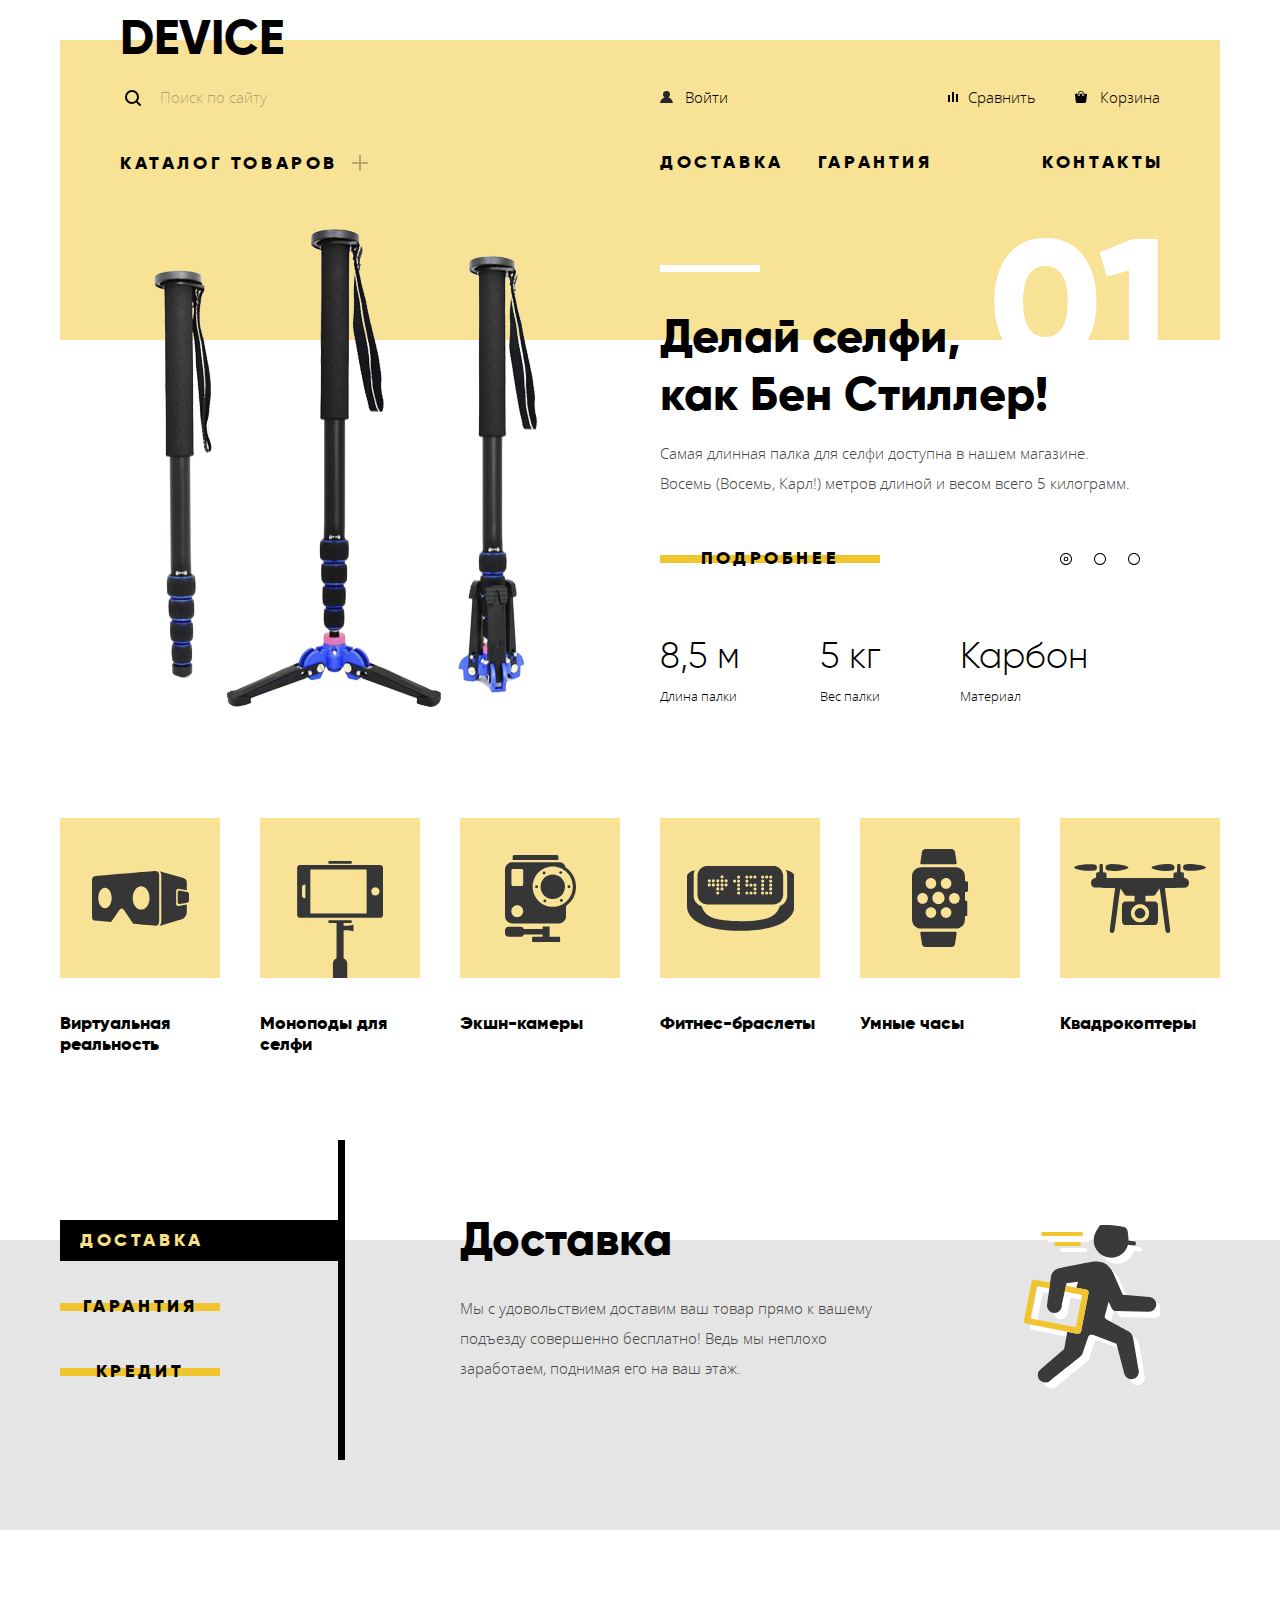
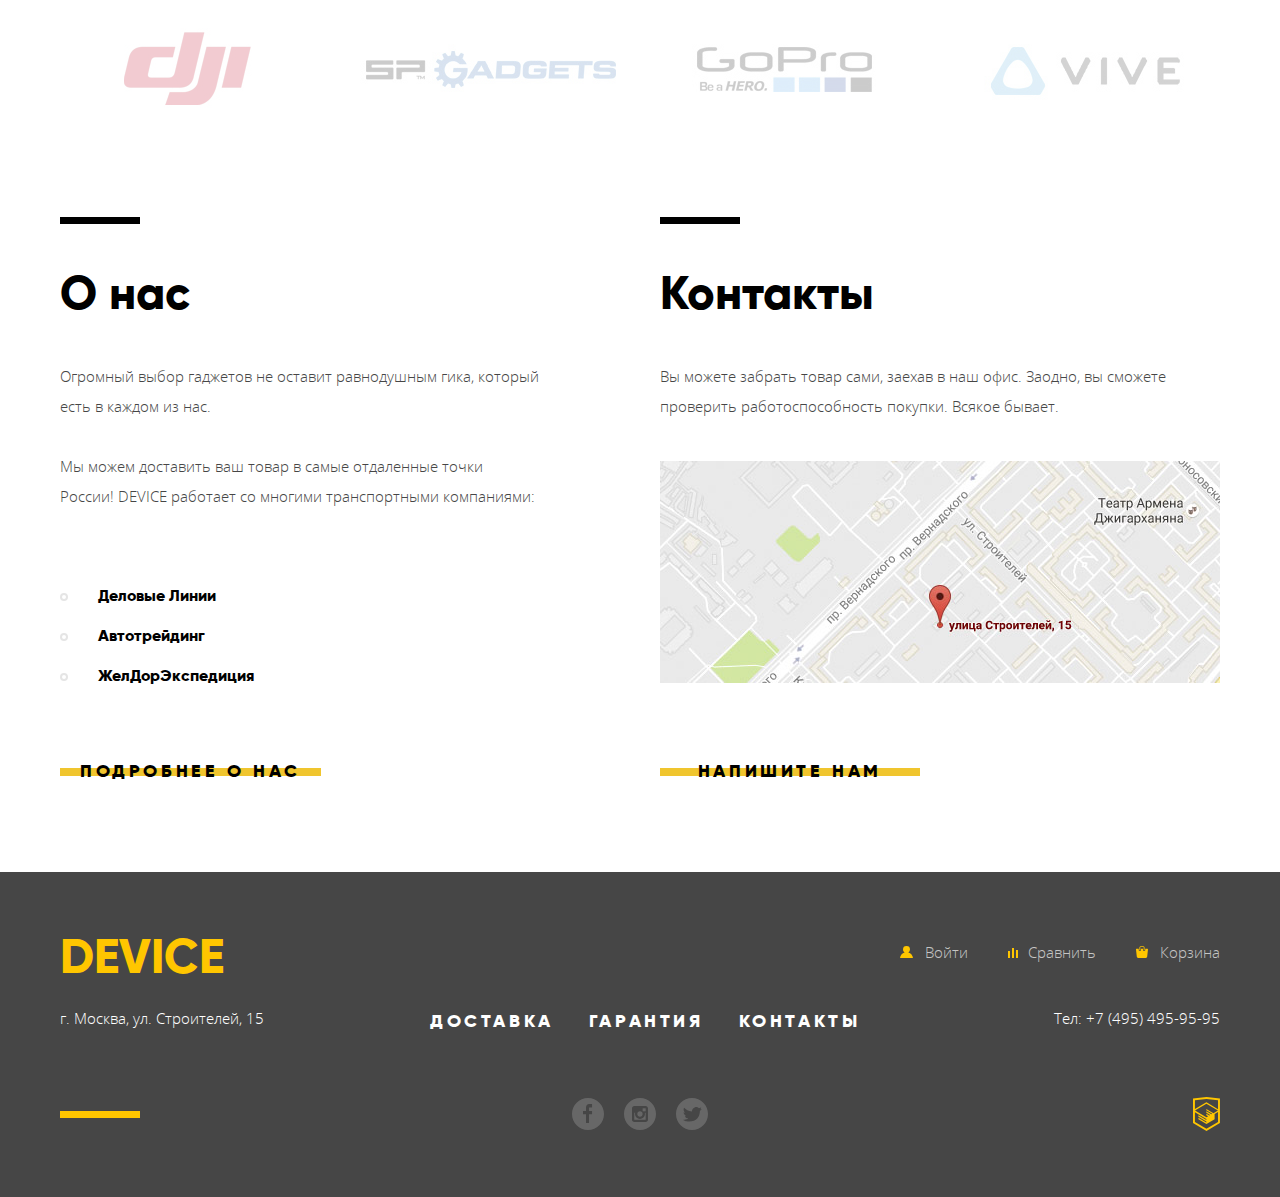
<file: index.html>
<!DOCTYPE html>
<html lang="ru">
  <head>
    <meta charset="utf-8">
    <title>Девайс</title>
    <link href="css/normalize.min.css" rel="stylesheet">
    <link href="css/style.min.css" rel="stylesheet">
  </head>
	<body>
		<header class="main-header container">
			<a class="logo text-style" title="Логотип Девайс">Device</a>
			<nav class="navigation">
				<ul class="user-navigation list-unstyled flex-block">
					<li class="form-wrapper">
						<form class="form" action="https://echo.htmlacademy.ru" method="get">
							<input class="form-field" type="search" name="search" placeholder="Поиск по сайту">
							<button class="button-search" type="submit" tabindex="-1">Найти</button>              
						</form>
					</li>
					<li class="login-wrapper">
						<a class="link-navigation link-login" href="login.html">Войти</a>
					</li>
					<li class="link-wrapper">
						<a class="link-navigation link-compare" href="#">Сравнить</a>
						<a class="link-navigation link-cart" href="cart.html">Корзина</a>
					</li>
				</ul>
				<ul class="site-navigation list-unstyled flex-block">
					<li class="catalog-wrapper">
            <div class="catalog-hover">
              <a class="link link-open text-style" href="catalog.html">Каталог товаров</a>
              <div class="navigation-list">
                <div class="navigation-list-wrapper flex-block">
                  <ul class="list-unstyled">
                    <li><a href="product-list.html">Виртуальная реальность</a></li>
                    <li><a href="product-list.html">Моноподы для селфи</a></li>
                    <li><a href="product-list.html">Экшн-камеры</a></li>
                  </ul>
                  <ul class="list-unstyled">
                    <li><a href="product-list.html">Фитнес-браслеты</a></li>
                    <li><a href="product-list.html">Умные часы</a></li>
                  </ul>
                  <ul class="list-unstyled">
                    <li><a href="product-list.html">Квадрокоптеры</a></li>
                  </ul>
                </div>
              </div>
            </div>
					</li>
					<li class="menu-item-wrapper">
            <a class="link text-style" href="delivery.html">Доставка</a>
            <a class="link text-style" href="guarantee.html">Гарантия</a>
          </li>
					<li class="contacts-wrapper"><a class="link text-style" href="contacts.html">Контакты</a></li>
				</ul>
			</nav>
		</header>
		<main class="main-content">
			<h1 class="visually-hidden">Девайс</h1>
			<section class="slider container">
				<h2 class="visually-hidden">Популярные товары</h2>
				<ul class="slider-items list-unstyled">
					<li class="flex-block main-item-1 active">
						<figure class="item-image">
							<img src="img/best-product-1.png" width="384" height="485" alt="Палка для селфи">
						</figure>
						<div class="item-description">
							<span class="item-number text-style">01</span>
							<h3 class="caption text-style">Делай селфи,<br>как Бен Стиллер!</h3>
							<p>Самая длинная палка для селфи доступна в нашем магазине.<br>Восемь (Восемь, Карл!) метров длиной и весом всего 5 килограмм.</p>
							<a class="button text-style" href="product-page.html">Подробнее</a>
              <div class="table-respons">
                <table class="table">
                  <thead>
                    <tr>
                      <th>8,5 м</th>
                      <th>5 кг</th>
                      <th>Карбон</th>
                    </tr>
                  </thead>
                  <tbody>
                    <tr>
                      <td>Длина палки</td>
                      <td>Вес палки</td>
                      <td>Материал</td>
                    </tr>
                  </tbody>
                </table>
              </div>
            </div>
					</li>
					<li class="flex-block main-item-2">
						<figure class="item-image">
							<img src="img/best-product-2.png" width="345" height="485" alt="Мотивирующий фитнес-браслеты">
						</figure>
						<div class="item-description">
							<span class="item-number text-style">02</span>
							<h3 class="caption text-style">Худеем<br>правильно!</h3>
							<p>Мотивирующие фитнес-браслеты помогут найти в себе силы не пропускать занятия и соблюдать диету.</p>
							<a class="button text-style" href="product-page.html">Подробнее</a>
              <div class="table-respons">
                <table class="table">
                  <thead>
                    <tr>
                      <th>48 часов</th>
                    </tr>
                  </thead>
                  <tbody>
                    <tr>
                      <td>Без подзарядки</td>
                    </tr>
                  </tbody>
                </table>
              </div>
						</div>
					</li>
					<li class="flex-block main-item-3">
						<figure class="item-image">
							<img src="img/best-product-3.png" width="526" height="485" alt="Квадрокоптер">
						</figure>
						<div class="item-description">
							<span class="item-number text-style">03</span>
							<h3 class="caption text-style">Порхает как бабочка, жалит как пчела</h3>
							<p>Этот обычный, на первый взгляд, квадрокоптер оснащен мощным лазером, замаскированным под стандартную камеру.</p>
							<a class="button text-style" href="product-page.html">Подробнее</a>
              <div class="table-respons">
                <table class="table">
                  <thead>
                    <tr>
                      <th>800 м</th>
                      <th>50 м</th>
                    </tr>
                  </thead>
                  <tbody>
                    <tr>
                      <td>Дальность полета</td>
                      <td>Радиус поражения</td>
                    </tr>
                  </tbody>
                </table>
              </div>
						</div>
					</li>
				</ul>
				<div class="slider-switch">
					<button class="button-switch text-style active" type="button" data-item=".main-item-1">
            <span class="visually-hidden">Слайд 1</span>
          </button>
					<button class="button-switch text-style" type="button" data-item=".main-item-2">
            <span class="visually-hidden">Слайд 2</span>
          </button>
					<button class="button-switch text-style" type="button" data-item=".main-item-3">
            <span class="visually-hidden">Слайд 3</span>
          </button>
				</div>
			</section>
			<section class="products container">
				<h2 class="visually-hidden">Каталог товаров</h2>
				<ul class="product-list list-unstyled flex-block">
					<li><a class="product-virtual text-style" href="product-list.html">Виртуальная реальность</a></li>
					<li><a class="product-monopod text-style" href="product-list.html">Моноподы для селфи</a></li>
					<li><a class="product-camera text-style" href="product-list.html">Экшн-камеры</a></li>
					<li><a class="product-bracelet text-style" href="product-list.html">Фитнес-браслеты</a></li>
					<li><a class="product-clock text-style" href="product-list.html">Умные часы</a></li>
					<li><a class="product-radio text-style" href="product-list.html">Квадрокоптеры</a></li>
				</ul>
			</section>
			<section class="services">
				<h2 class="visually-hidden">Услуги</h2>
        <div class="container">
          <ul class="services-header list-unstyled">
            <li><a class="button text-style active" href="#" data-item=".services-delivery">Доставка</a></li>
            <li><a class="button text-style" href="#" data-item=".services-guarantee">Гарантия</a></li>
            <li><a class="button text-style" href="#" data-item=".services-credit">Кредит</a></li>
          </ul>
          <div class="services-body">
            <div class="services-description services-delivery active">
              <h3 class="caption text-style">Доставка</h3>
              <p>Мы с удовольствием доставим ваш товар прямо к вашему подъезду совершенно бесплатно! Ведь мы неплохо заработаем, поднимая его на ваш этаж.</p>
            </div>
            <div class="services-description services-guarantee">
              <h3 class="caption text-style">Гарантия</h3>
              <p>Если из-за возгорания купленного у нас товара у вас сгорит дом — не переживайте, мы выдадим вам новый. Товар, не дом, конечно же.</p>
            </div>
            <div class="services-description services-credit">
              <h3 class="caption text-style">Кредит</h3>
              <p>Залезть в долговую яму стало проще! Кредитные консультанты подберут для вас наиболее выгодные условия кредита. Выгодные для нашего банка, разумеется.</p>
            </div>
          </div>
        </div>
			</section>
			<section class="partners container">
				<h2 class="visually-hidden">Партнёры</h2>
				<ul class="partners-list list-unstyled flex-block">
					<li>
						<a href="#">
							<img src="img/partner-1.jpg" width="260" height="100" alt="Партнёр 1">
						</a>
					</li>
					<li>
						<a href="#">
							<img src="img/partner-2.jpg" width="260" height="100" alt="Партнёр 2">
						</a>
					</li>
					<li>
						<a href="#">
							<img src="img/partner-3.jpg" width="260" height="100" alt="Партнёр 3">
						</a>
					</li>
					<li>
						<a href="#">
							<img src="img/partner-4.jpg" width="260" height="100" alt="Партнёр 4">
						</a>
					</li>
				</ul>
			</section>
      <div class="about-company-wrapper container">
        <section class="about-us">
          <h2 class="caption text-style">О нас</h2>
          <p>Огромный выбор гаджетов не оставит равнодушным гика, который есть в каждом из нас.</p>
          <p>Мы можем доставить ваш товар в самые отдаленные точки России! DEVICE работает со многими транспортными компаниями:</p>
          <ul class="company-list text-style list-unstyled">
            <li>Деловые Линии</li>
            <li>Автотрейдинг</li>
            <li>ЖелДорЭкспедиция</li>
          </ul>
          <a class="button text-style" href="about-us.html">Подробнее о нас</a>
        </section>
        <section class="contacts">
          <h2 class="caption text-style">Контакты</h2>
          <p>Вы можете забрать товар сами, заехав в наш офис. Заодно, вы сможете проверить работоспособность покупки. Всякое бывает.</p>
          <a class="map-image" href="https://goo.gl/maps/5tMrnHHEjsH2" data-target=".modal-map" target="_blank">
            <img src="img/map.jpg" width="560" height="222" alt="Карта проезда">
          </a>
          <a class="button text-style" href="modal-message.html" data-target=".modal-message">Напишите нам</a>
        </section>
      </div>
		</main>
		<footer class="main-footer">
      <div class="container">
        <div class="footer-user-navigation flex-block">
          <a class="logo text-style" title="Логотип Девайс">Device</a>
          <ul class="user-navigation flex-block list-unstyled">
            <li>
              <a class="link-navigation link-login" href="login.html">Войти</a>
            </li>
            <li>
              <a class="link-navigation link-compare" href="#">Сравнить</a>
            </li>
            <li>
              <a class="link-navigation link-cart" href="cart.html">Корзина</a>
            </li>
          </ul>
        </div>
        <div class="footer-contacts flex-block">
          <p class="address">г. Москва, ул. Строителей, 15</p>
          <ul class="site-navigation list-unstyled flex-block">
            <li><a class="link text-style" href="delivery.html">Доставка</a></li>
            <li><a class="link text-style" href="guarantee.html">Гарантия</a></li>
            <li><a class="link text-style" href="contacts.html">Контакты</a></li>
          </ul>
          <p class="phone">
            <a href="tel:+74954959595">Тел: +7 (495) 495-95-95</a>
          </p>
        </div>
        <div class="footer-social flex-block">
          <hr class="hr-style">
          <ul class="list-unstyled">
            <li>
              <a class="social facebook" href="#" target="_blank">
                <span class="visually-hidden">Фейсбук</span>
              </a>
            </li>
            <li>
              <a class="social instagram" href="#" target="_blank">
                <span class="visually-hidden">Инстаграм</span>
              </a>
            </li>
            <li>
              <a class="social twitter" href="#" target="_blank">
                <span class="visually-hidden">Твиттер</span>
              </a>
            </li>
          </ul>
          <a class="copyright" href="https://htmlacademy.ru/intensive/htmlcss" target="_blank">
            <span class="visually-hidden">HTML Academy</span>
          </a>
        </div>
      </div>
		</footer>

		<!-- Модальные окна -->
		<div class="modal modal-message" tabindex="-1">
      <div class="modal-wrapper">
        <h2 class="visually-hidden">Обратная связь</h2>
        <form class="message-form" action="https://echo.htmlacademy.ru" method="post">
          <div class="flex-block">
            <p>
              <label class="text-style" for="name">Ваше имя:</label>
              <input class="form-field" id="name" type="text" name="name" placeholder="Представьтесь, пожалуйста">
            </p>
            <p>
              <label class="text-style" for="email">Ваш e-mail:</label>
              <input class="form-field" id="email" type="email" name="email" placeholder="Для отправки ответа">
            </p>
            <p>
              <label class="text-style" for="message">Текст письма:</label>
              <textarea class="form-field" id="message" rows="6" name="message" placeholder="В свободной форме"></textarea>
            </p>
          </div>
          <button class="button text-style" type="submit">Отправить</button>
        </form>
        <button class="button-close" type="button">
          <span class="visually-hidden">Закрыть</span>
        </button>
      </div>
		</div>
		<div class="modal modal-map" tabindex="-1">
      <div class="modal-wrapper">
        <h2 class="visually-hidden">Как до нас добраться</h2>
        <iframe src="https://www.google.com/maps/embed?pb=!1m18!1m12!1m3!1d2249.1123749473245!2d37.52742931549172!3d55.68703400453055!2m3!1f0!2f0!3f0!3m2!1i1024!2i768!4f13.1!3m3!1m2!1s0x46b54cf65f5c8955%3A0x694710ccd55501e!2z0YPQuy4g0KHRgtGA0L7QuNGC0LXQu9C10LksIDE1LCDQnNC-0YHQutCy0LAsIDExOTMxMQ!5e0!3m2!1sru!2sru!4v1504809240638" width="960" height="560" allowfullscreen></iframe>
        <button class="button-close" type="button">
          <span class="visually-hidden">Закрыть</span>
        </button>
      </div>
		</div>
    <script src="js/script.min.js"></script>    
	</body>
</html>
</file>
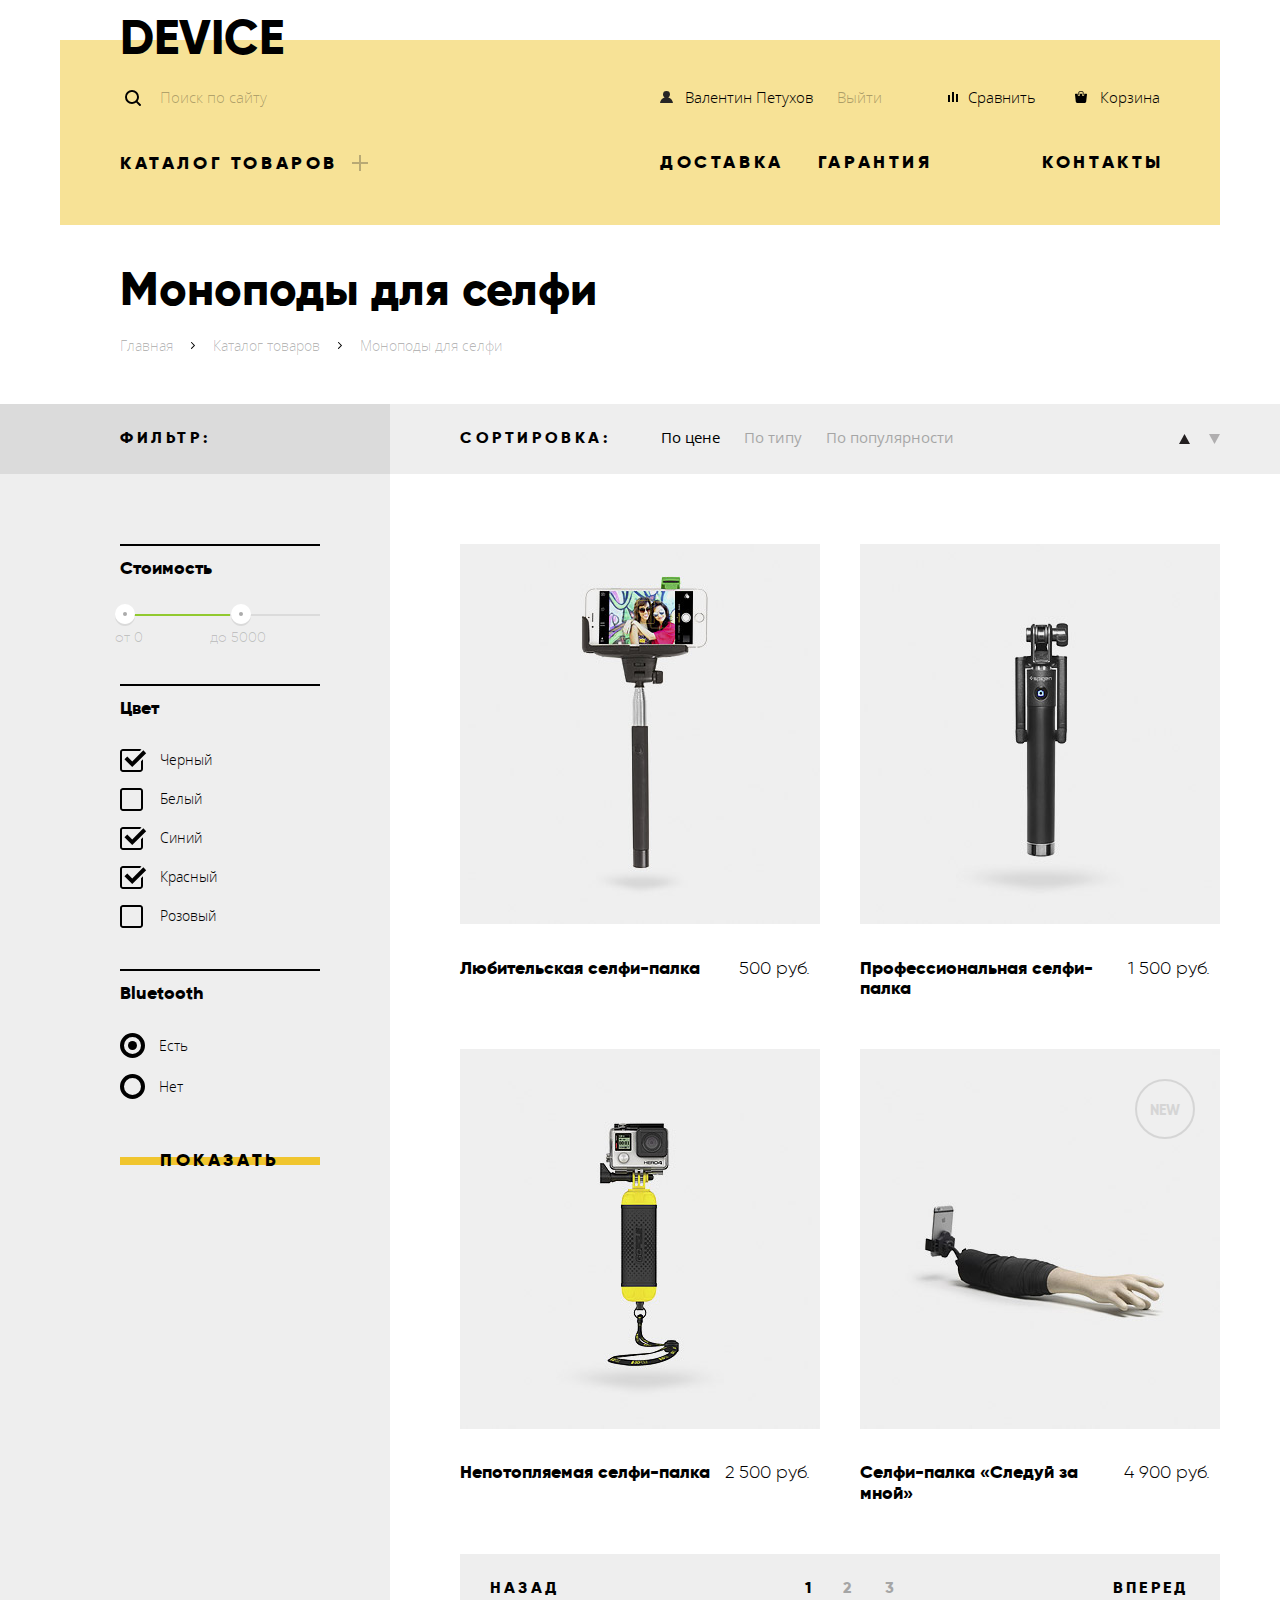
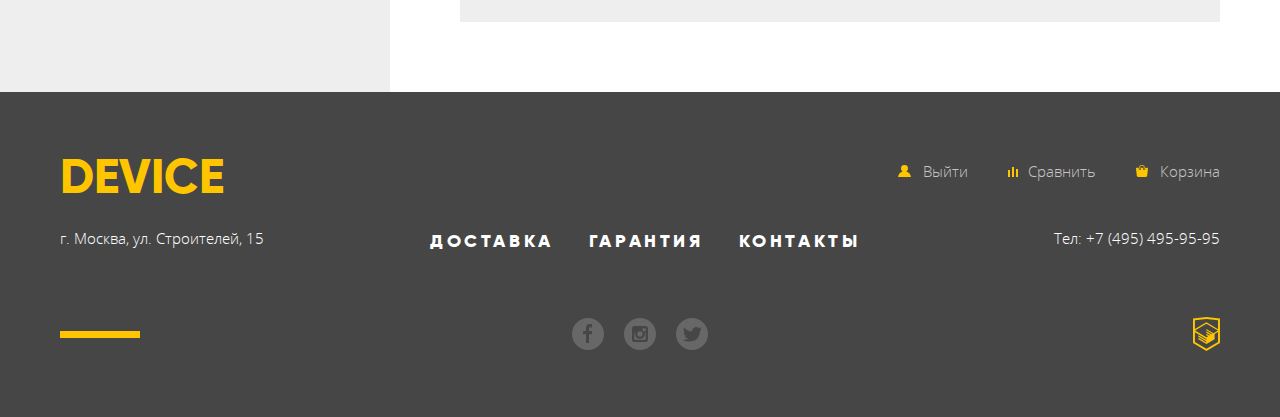
<file: catalog.html>
<!DOCTYPE html>
<html lang="ru">
  <head>
    <meta charset="utf-8">
    <title>Девайс. Каталог товаров</title>
    <link href="css/normalize.min.css" rel="stylesheet">
    <link href="css/style.min.css" rel="stylesheet">
  </head>
	<body>
		<header class="main-header container">
			<a class="logo text-style" title="Логотип Девайс" href="index.html">Device</a>
			<nav class="navigation">
				<ul class="user-navigation list-unstyled flex-block">
					<li class="form-wrapper">
						<form class="form" action="https://echo.htmlacademy.ru" method="get">
							<input class="form-field" type="search" name="search" placeholder="Поиск по сайту">
							<button class="button-search" type="submit" tabindex="-1">Найти</button>              
						</form>
					</li>
					<li class="login-wrapper">
						<a class="link-navigation link-login" href="personal.html">Валентин Петухов</a> 
            <a class="link-output" href="#">Выйти</a>
					</li>
					<li class="link-wrapper">
						<a class="link-navigation link-compare" href="#">Сравнить</a>
						<a class="link-navigation link-cart" href="cart.html">Корзина</a>
					</li>
				</ul>
				<ul class="site-navigation list-unstyled flex-block">
					<li class="catalog-wrapper">
            <div class="catalog-hover">
              <a class="link link-open text-style" href="catalog.html">Каталог товаров</a>
              <div class="navigation-list">
                <div class="navigation-list-wrapper flex-block">
                  <ul class="list-unstyled">
                    <li><a href="product-list.html">Виртуальная реальность</a></li>
                    <li><a href="product-list.html">Моноподы для селфи</a></li>
                    <li><a href="product-list.html">Экшн-камеры</a></li>
                  </ul>
                  <ul class="list-unstyled">
                    <li><a href="product-list.html">Фитнес-браслеты</a></li>
                    <li><a href="product-list.html">Умные часы</a></li>
                  </ul>
                  <ul class="list-unstyled">
                    <li><a href="product-list.html">Квадрокоптеры</a></li>
                  </ul>
                </div>
              </div>
            </div>
					</li>
					<li class="menu-item-wrapper">
            <a class="link text-style" href="delivery.html">Доставка</a>
            <a class="link text-style" href="guarantee.html">Гарантия</a>
          </li>
					<li class="contacts-wrapper"><a class="link text-style" href="contacts.html">Контакты</a></li>
				</ul>
			</nav>
		</header>
		<main class="main-content">
      <div class="container">
        <div class="head-main-content">
          <h1 class="caption text-style">Моноподы для селфи</h1>
          <ul class="breadcrumbs flex-block list-unstyled">
            <li>
              <a href="index.html">Главная</a>
            </li>
            <li>
              <a href="catalog.html">Каталог товаров</a>
            </li>
            <li class="active">Моноподы для селфи</li>
          </ul>
        </div>
      </div>
      <div class="element-wrapper">
        <div class="container flex-block">
          <section class="filters">
            <div class="filters-header">
              <h2 class="caption-sm text-style">Фильтр:</h2>
            </div>
            <form class="form" method="get" action="https://echo.htmlacademy.ru">
              <fieldset>
                <legend class="text-style">Стоимость</legend>
                <div class="interval-slider">
                  <div class="range">
                    <div class="range-active"></div>
                  </div>
                  <div class="range-group range-group-left">
                    <label for="range-left">
                      <span class="visually-hidden">Левая кнопка ползунка</span>
                    </label>
                    <div class="form-field-wrapper">
                      от <input id="range-left" type="text" name="range-left" value="0">
                    </div>
                  </div>
                  <div class="range-group range-group-right">
                    <label for="range-right">
                       <span class="visually-hidden">Правая кнопка ползунка</span>
                    </label>
                    <div class="form-field-wrapper">
                      до <input id="range-right" type="text" name="range-right" value="5000">
                    </div>
                  </div>
                </div>
              </fieldset>
              <fieldset>
                <legend class="text-style">Цвет</legend>
                <ul class="list-unstyled">
                  <li class="filter-option">
                    <input class="filter-input-checkbox visually-hidden" id="color-black" type="checkbox" name="color-black" checked>
                    <label for="color-black">Черный</label>
                  </li>
                  <li class="filter-option">
                    <input class="filter-input-checkbox visually-hidden" id="color-white" type="checkbox" name="color-white">
                    <label for="color-white">Белый</label>
                  </li>
                  <li class="filter-option">
                    <input class="filter-input-checkbox visually-hidden" id="color-blue" type="checkbox" name="color-blue" checked>
                    <label for="color-blue">Синий</label>
                  </li>
                  <li class="filter-option">
                    <input class="filter-input-checkbox visually-hidden" id="color-red" type="checkbox" name="color-red" checked>
                    <label for="color-red">Красный</label>
                  </li>
                  <li class="filter-option">
                    <input class="filter-input-checkbox visually-hidden" id="color-pink" type="checkbox" name="color-pink">
                    <label for="color-pink">Розовый</label>
                  </li>
                </ul>
              </fieldset>
              <fieldset>
                <legend class="text-style">Bluetooth</legend>
                <ul class="list-unstyled">
                  <li class="filter-option">
                    <input class="filter-input-radio visually-hidden" id="product-available" type="radio" name="product-group" value="available" checked>
                    <label for="product-available">Есть</label>
                  </li>
                  <li class="filter-option">
                    <input class="filter-input-radio visually-hidden" id="product-unavailable" type="radio" name="product-group" value="unavailable">
                    <label for="product-unavailable">Нет</label>
                  </li>
                </ul>
              </fieldset>
              <button class="button text-style" type="submit">Показать</button>
            </form>
          </section>
          <div class="content-wrapper">
            <section class="sorting">
              <h2 class="caption-sm text-style">Сортировка:</h2>
              <ul class="sorting-list list-unstyled flex-block">
                <li>
                  <a class="active" href="#">По цене</a>
                  <a href="#">По типу</a>
                  <a href="#">По популярности</a>
                </li>
                <li>
                  <a class="control control-ascending active" href="#">
                    <span class="visually-hidden">По возрастанию</span>
                  </a>
                  <a class="control control-descending" href="#">
                    <span class="visually-hidden">По убыванию</span>
                  </a>
                </li>
              </ul>
            </section>
            <section class="catalog">
              <h2 class="visually-hidden">Список товаров</h2>
              <div class="catalog-list flex-block">
                <article class="catalog-item">
                  <figure class="item-image">
                    <img src="img/product-1.jpg" width="360" height="380" alt="Любительская селфи-палка">
                    <div class="item-hover">
                      <p>
                        <a class="button text-style" href="cart.html">В корзину</a>
                      </p>
                      <p>
                        <a class="add-compare" href="#">Добавить к сравнению</a>
                      </p>
                    </div>
                  </figure>
                  <h3 class="text-style flex-block">
                    <a class="item-title" href="product-page.html">Любительская селфи-палка</a>
                    <span class="item-price">500 руб.</span>
                  </h3>
                </article>
                <article class="catalog-item">
                  <figure class="item-image">
                    <img src="img/product-2.jpg" width="360" height="380" alt="Профессиональная селфи-палка">
                    <div class="item-hover">
                      <p>
                        <a class="button text-style" href="cart.html">В корзину</a>
                      </p>
                      <p>
                        <a class="add-compare" href="#">Добавить к сравнению</a>
                      </p>
                    </div>                  
                  </figure>
                  <h3 class="text-style flex-block">
                    <a class="item-title" href="product-page.html">Профессиональная селфи-палка</a>
                    <span class="item-price">1 500 руб.</span>
                  </h3>
                </article>
                <article class="catalog-item">
                  <figure class="item-image">
                    <img src="img/product-3.jpg" width="360" height="380" alt="Непотопляемая селфи-палка">
                    <div class="item-hover">
                      <p>
                        <a class="button text-style" href="cart.html">В корзину</a>
                      </p>
                      <p>
                        <a class="add-compare" href="#">Добавить к сравнению</a>
                      </p>
                    </div>                  
                  </figure>
                  <h3 class="text-style flex-block">
                    <a class="item-title" href="product-page.html">Непотопляемая селфи-палка</a>
                    <span class="item-price">2 500 руб.</span>
                  </h3>
                </article>
                <article class="catalog-item catalog-item-new">
                  <figure class="item-image">
                    <img src="img/product-4.jpg" width="360" height="380" alt="Селфи-палка «Следуй за мной»">
                    <div class="item-hover">
                      <p>
                        <a class="button text-style" href="cart.html">В корзину</a>
                      </p>
                      <p>
                        <a class="add-compare" href="#">Добавить к сравнению</a>
                      </p>
                    </div>                  
                  </figure>
                  <h3 class="text-style flex-block">
                    <a class="item-title" href="product-page.html">Селфи-палка «Следуй за мной»</a>
                    <span class="item-price">4 900 руб.</span>
                  </h3>
                </article>
              </div>
              <ul class="pagination-list list-unstyled flex-block">
                <li>
                  <a class="pagination-item text-style" href="#">Назад</a>
                </li>
                <li class="number-wrapper">
                  <a class="text-style active">1</a>
                  <a class="text-style" href="#">2</a>
                  <a class="text-style" href="#">3</a>
                </li>
                <li>
                  <a class="pagination-item text-style" href="#">Вперед</a>
                </li>
              </ul>
            </section>
          </div>
        </div>
      </div>
		</main>
		<footer class="main-footer">
      <div class="container">
        <div class="footer-user-navigation flex-block">
          <a class="logo text-style" title="Логотип Девайс" href="index.html">Device</a>
          <ul class="user-navigation flex-block list-unstyled">
            <li>
              <a class="link-navigation link-login" href="#">Выйти</a>
            </li>
            <li>
              <a class="link-navigation link-compare" href="#">Сравнить</a>
            </li>
            <li>
              <a class="link-navigation link-cart" href="cart.html">Корзина</a>
            </li>
          </ul>
        </div>
        <div class="footer-contacts flex-block">
          <p class="address">г. Москва, ул. Строителей, 15</p>
          <ul class="site-navigation list-unstyled flex-block">
            <li><a class="link text-style" href="delivery.html">Доставка</a></li>
            <li><a class="link text-style" href="guarantee.html">Гарантия</a></li>
            <li><a class="link text-style" href="contacts.html">Контакты</a></li>
          </ul>
          <p class="phone">
            <a href="tel:+74954959595">Тел: +7 (495) 495-95-95</a>
          </p>
        </div>
        <div class="footer-social flex-block">
          <hr class="hr-style">
          <ul class="list-unstyled">
            <li>
              <a class="social facebook" href="#" target="_blank">
                <span class="visually-hidden">Фейсбук</span>
              </a>
            </li>
            <li>
              <a class="social instagram" href="#" target="_blank">
                <span class="visually-hidden">Инстаграм</span>
              </a>
            </li>
            <li>
              <a class="social twitter" href="#" target="_blank">
                <span class="visually-hidden">Твиттер</span>
              </a>
            </li>
          </ul>
          <a class="copyright" href="https://htmlacademy.ru/intensive/htmlcss" target="_blank">
            <span class="visually-hidden">HTML Academy</span>
          </a>
        </div>
      </div>
		</footer>
    <script src="js/script.min.js"></script>
	</body>
</html>
</file>
<file: css/style.min.css>
@font-face{font-family:"Open Sans";src:url("../fonts/opensanslight.woff2") format("woff2"),url("../fonts/opensanslight.woff") format("woff");font-style:normal;font-weight:300}@font-face{font-family:"Open Sans";src:url("../fonts/opensans.woff2") format("woff2"),url("../fonts/opensans.woff") format("woff");font-style:normal;font-weight:400}@font-face{font-family:"Gilroy";src:url("../fonts/gilroylight.woff2") format("woff2"),url("../fonts/gilroylight.woff") format("woff");font-style:normal;font-weight:300}@font-face{font-family:"Gilroy";src:url("../fonts/gilroyextrabold.woff2") format("woff2"),url("../fonts/gilroyextrabold.woff") format("woff");font-style:normal;font-weight:800}*,*::before,*::after{-webkit-box-sizing:inherit;box-sizing:inherit}html{-webkit-box-sizing:border-box;box-sizing:border-box}body{margin:0;padding:0;min-width:1200px;font-size:15px;color:#464646;font-weight:300;font-family:"Open Sans",Helvetica,Arial,sans-serif}a{text-decoration:none}img{max-width:100%}.container{width:1200px;margin:0 auto;padding:0 20px}.flex-block{display:-webkit-box;display:-ms-flexbox;display:flex;-ms-flex-wrap:wrap;flex-wrap:wrap}.list-unstyled{list-style:none;padding:0;margin:0}.visually-hidden:not(:focus):not(:active),.visually-hidden{position:absolute;width:1px;height:1px;margin:-1px;border:0;padding:0;white-space:nowrap;-webkit-clip-path:inset(100%);clip-path:inset(100%);clip:rect(0 0 0 0);overflow:hidden}.text-style{color:#000;font-weight:800;font-family:"Gilroy",Helvetica,Arial,sans-serif}.caption{font-size:47px;line-height:normal}.caption-sm{margin:0;font-size:16px;letter-spacing:3.6px;text-transform:uppercase}.form-field{font:inherit;color:#000}.form-field:not(textarea){height:50px}textarea.form-field{resize:none}.form-field:focus{outline:0}.button{position:relative;z-index:1;display:inline-block;padding:10px 20px;font-size:18px;text-align:center;letter-spacing:3.6px;vertical-align:middle;background-color:transparent;text-transform:uppercase;border:0;cursor:pointer}.button.active{background-color:red}.button::before{content:"";position:absolute;left:0;right:0;top:17px;z-index:-1;height:8px;background-color:#f0c52e}.button:hover::before{top:0;bottom:0;height:auto}.button:active{color:rgba(0,0,0,0.3)}.hr-style{margin:0;border:0;width:80px;height:7px;background-color:#ffc600}.main-header .logo{display:block;width:165px;margin:0 0 -25px 60px;padding-top:10px}.logo{font-size:48px;text-transform:uppercase}.logo:not([href]){cursor:default}.logo:hover{opacity:.6}.logo:active{opacity:.3}.navigation{padding:30px 60px;min-height:185px;background-color:#f7e296}.navigation .flex-block{-webkit-box-align:baseline;-ms-flex-align:baseline;align-items:baseline}.navigation li{margin:0 10px}.navigation a{color:#000}.navigation a:hover{opacity:.6}.navigation a:active{opacity:.3}.main-header .user-navigation{margin:0 -10px 30px}.user-navigation{line-height:2.4}.user-navigation .form-wrapper{min-width:520px}.user-navigation .login-wrapper{min-width:260px}.user-navigation .link-wrapper{width:220px;text-align:right}.link-wrapper a:not(:first-child){margin-left:35px}.user-navigation .link-output{margin-left:20px;opacity:.3}.user-navigation .form{display:-webkit-box;display:-ms-flexbox;display:flex}.user-navigation .form-field{width:355px;padding:5px 20px 0 40px;background:transparent url("../img/search.svg") no-repeat 5px 20px;border:0;border-bottom:2px solid transparent}.user-navigation .form-field::-webkit-input-placeholder{opacity:1;color:rgba(0,0,0,0.3)}.user-navigation .form-field:-ms-input-placeholder{opacity:1;color:rgba(0,0,0,0.3)}.user-navigation .form-field::placeholder{opacity:1;color:rgba(0,0,0,0.3)}.user-navigation .form-field:hover::-webkit-input-placeholder{color:rgba(0,0,0,0.6)}.user-navigation .form-field:hover:-ms-input-placeholder{color:rgba(0,0,0,0.6)}.user-navigation .form-field:hover::placeholder{color:rgba(0,0,0,0.6)}.user-navigation .form-field:focus{border-bottom-color:#000}.user-navigation .button-search{font:inherit;padding:5px 20px;color:#000;text-transform:none;letter-spacing:normal;background-color:transparent;border:2px solid #000;cursor:pointer;visibility:hidden}.user-navigation .button-search:active,.user-navigation .form-field:focus+.button-search{visibility:visible}.user-navigation .button-search:hover{color:#fff;background-color:#000}.user-navigation .button-search:active{color:rgba(255,255,255,0.3)}.user-navigation .link-navigation{padding-left:25px;background-repeat:no-repeat;background-position:left center}.user-navigation .link-login{background-image:url("../img/user.svg")}.user-navigation .link-compare{padding-left:20px;background-image:url("../img/compare.svg")}.user-navigation .link-cart{background-image:url("../img/cart.svg")}.main-header .site-navigation{margin:0 -10px}.site-navigation .catalog-wrapper{width:520px;line-height:normal}.site-navigation .menu-item-wrapper,.site-navigation .contacts-wrapper{line-height:1.4}.site-navigation .menu-item-wrapper{width:340px}.site-navigation .contacts-wrapper{width:140px;text-align:right}.contacts-wrapper a{margin-right:-4px}.menu-item-wrapper a:not(:last-child){margin-right:30px}.site-navigation .link{font-size:18px;letter-spacing:3.6px;text-transform:uppercase}.site-navigation .link-open{padding-right:30px;background:url("../img/plus.svg") no-repeat right center}.site-navigation .catalog-hover{display:inline-block;position:relative;vertical-align:top}.catalog-hover:hover .navigation-list{visibility:visible}.site-navigation .navigation-list{position:absolute;top:20px;left:-60px;z-index:10;width:1160px;min-height:168px;padding:30px 60px 10px;background-color:#f7e296;visibility:hidden}.navigation-list-wrapper ul{min-width:140px;margin:0 60px 15px 0}.navigation-list-wrapper li{margin:0 0 15px}.slider{position:relative;margin-bottom:105px}.slider::before{content:"";position:absolute;top:0;left:20px;z-index:-1;right:20px;height:115px;background-color:rgba(240,197,46,0.5)}.slider-items li{-webkit-box-pack:justify;-ms-flex-pack:justify;justify-content:space-between}.slider-items li:not(.active){display:none}.slider-items .item-image{width:570px;text-align:center;margin:0}.slider-items .item-description{position:relative;z-index:1;width:560px}.item-description .button{min-width:220px}.slider-items .item-number{position:absolute;top:-25px;right:50px;z-index:-1;font-size:179px;color:#fff}.slider-items .caption{margin:40px 0 15px}.slider-items .caption::before{content:"";display:block;width:100px;height:7px;margin-bottom:35px;background-color:#fff}.slider-items p{line-height:2}.slider-items p:last-of-type{margin-bottom:40px}.slider-items .button{margin-bottom:50px}.slider-items .table{border-collapse:collapse;color:#000}.table-respons{overflow-y:hidden;overflow-x:auto}.slider-items th,.slider-items td{padding:6px 80px 6px 0}.slider-items th{font-size:36px;line-height:normal;font-weight:300;font-family:"Gilroy",sans-serif}.slider-items td{font-size:13px;vertical-align:top}.slider-switch{position:absolute;bottom:145px;right:100px;z-index:10}.slider-switch .button-switch{width:12px;height:12px;border:0;padding:0}.slider-switch .button-switch:not(:last-child){margin-right:18px}.slider-switch .button-switch:not(.active){background:url("../img/slider-button-empty.svg") no-repeat left top / 100% auto;cursor:pointer}.slider-switch .button-switch.active{background:url("../img/slider-button.svg") no-repeat left top / 100% auto}.slider-switch .button-switch:hover:not(.active){opacity:.6}.slider-switch .button-switch:active:not(.active){opacity:.3}.products{margin-bottom:165px}.product-list{margin:0 -20px}.product-list li{width:160px;margin:0 20px 20px}.product-list a{position:relative;display:block;font-size:18px;width:160px}.product-list a::before,.product-list a::after{content:"";width:160px;height:160px}.product-list a::before{display:block;margin-bottom:35px;opacity:.5;background-color:#f0c52e}.product-list a::after{position:absolute;top:0;left:0}.product-list .product-virtual::after{background:url("../img/popular-1.svg") no-repeat center center}.product-list .product-monopod::after{background:url("../img/popular-2.svg") no-repeat center bottom}.product-list .product-camera::after{background:url("../img/popular-3.svg") no-repeat center center}.product-list .product-bracelet::after{background:url("../img/popular-4.svg") no-repeat center center}.product-list .product-clock::after{background:url("../img/popular-5.svg") no-repeat center center}.product-list .product-radio::after{background:url("../img/popular-6.svg") no-repeat center center}.product-list a:hover::before{opacity:1}.product-list a:active{color:rgba(0,0,0,0.3)}.product-list a:active::after{opacity:.3}.services{background-color:#e5e5e5;margin-bottom:90px}.services .container{display:-webkit-box;display:-ms-flexbox;display:flex}.services-header{width:285px;padding:80px 0 40px;margin:-100px 115px 70px 0;border-right:7px solid #000}.services-header li{margin-bottom:25px}.services-header .button{min-width:160px}.services .button:active,.services-header .button.active{color:#f7e184;cursor:default}.services .button:active::before,.services-header .button.active::before{background-color:#000;width:278px;height:auto;right:auto;top:0;bottom:0}.services-body{width:700px;margin-top:-30px}.services-description{padding:0 250px 55px 0;min-height:320px;line-height:2}.services-description .caption{margin:0 0 25px}.services-description:not(.active){display:none}.services-delivery{background:url("../img/delivery.svg") no-repeat right 15px}.services-guarantee{background:url("../img/warranty.svg") no-repeat right 15px}.services-credit{background:url("../img/credit.svg") no-repeat right 15px}.partners{margin-bottom:35px}.partners-list{-webkit-box-pack:center;-ms-flex-pack:center;justify-content:center;margin:0 -20px}.partners-list>li{width:260px;margin:0 20px 20px}.partners-list a{display:block;opacity:.2}.partners-list a:hover{opacity:1}.about-company-wrapper{display:-webkit-box;display:-ms-flexbox;display:flex;-webkit-box-pack:justify;-ms-flex-pack:justify;justify-content:space-between}.about-us{width:480px;margin-bottom:80px}.about-us .caption::before{content:"";display:block;width:80px;height:7px;margin-bottom:40px;background-color:#000}.about-us p{line-height:2;margin-bottom:30px}.about-us p:last-of-type{margin-bottom:65px}.about-us .company-list{margin-bottom:55px;line-height:2.5;font-size:16px}.company-list li::before{content:"";display:inline-block;margin-right:30px;width:8px;height:8px;vertical-align:middle;border-radius:8px;border:2px solid #e5e5e5}.about-us .button{min-width:260px}.contacts{width:560px;margin-bottom:80px}.contacts .caption::before{content:"";display:block;width:80px;height:7px;margin-bottom:40px;background-color:#000}.contacts p{line-height:2;margin-bottom:30px}.contacts p:last-of-type{margin-bottom:40px}.contacts .map-image{display:block;margin-bottom:65px}.contacts .button{min-width:260px}.main-content .head-main-content{padding:35px 60px 50px}.head-main-content .caption{margin:0 0 20px}.breadcrumbs{color:rgba(0,0,0,0.3);font-size:14px;font-weight:300}.breadcrumbs a{color:inherit}.breadcrumbs a::after{content:"";padding:0 20px;background:url("../img/nav-arrow.svg") no-repeat center center}.breadcrumbs a:hover{color:rgba(0,0,0,1)}.breadcrumbs a:active{color:rgba(0,0,0,0.1)}.breadcrumbs .active{cursor:default}.element-wrapper{position:relative}.element-wrapper::before,.element-wrapper::after{content:"";position:absolute;top:0}.element-wrapper::before{left:0;bottom:0;right:50%;margin-right:580px;background-color:#eee;border-top:70px solid #dbdbdb}.element-wrapper::after{left:50%;right:0;height:70px;margin-left:580px;background-color:#eee}.filters{background-color:#eee;width:330px}.filters .form,.filters-header h2{padding-left:60px}.filters .form{margin-top:70px;padding-right:70px}.filters-header{min-height:70px;background-color:#dbdbdb;padding:25px 0}.filters fieldset{border:0;padding:0;margin:0 0 25px}.filters legend{display:block;width:100%;padding-top:12px;margin-bottom:30px;font-size:18px;border-top:2px solid #000}.filters .button{width:100%}.interval-slider{padding-top:5px;min-height:50px}.interval-slider,.interval-slider .range{position:relative}.interval-slider .range{height:2px;background-color:#dbdbdb}.interval-slider .range-active,.interval-slider .range-group{position:absolute}.interval-slider .range-active{left:0;top:0;bottom:0;width:110px;background-color:#91c92f}.range-group{top:-5px}.range-group label{display:inline-block;width:20px;height:22px;background:url("../img/filter-button.svg") no-repeat;cursor:pointer;vertical-align:baseline}.range-group label:hover{-webkit-transform:scale(1.2);-ms-transform:scale(1.2);transform:scale(1.2)}.range-group-left{left:-5px}.range-group-right{left:90px;text-align:center}.range-group .form-field-wrapper{font-family:"Gilroy",Helvetica,Arial,sans-serif;font-weight:300;font-size:14px;color:rgba(0,0,0,0.2)}.range-group input{height:auto;width:40px;padding:0;border:0;background-color:transparent;font:inherit;color:inherit}.filter-option{margin-bottom:16px}.filter-option label{display:-webkit-box;display:-ms-flexbox;display:flex;-webkit-box-align:center;-ms-flex-align:center;align-items:center;font-size:14px;cursor:pointer;color:#000}.filter-input-checkbox:focus+label,.filter-input-radio:focus+label{outline:thin dotted;outline:5px auto -webkit-focus-ring-color}.filter-option label:hover::before{opacity:.6}.filter-input-checkbox+label::before{content:"";display:inherit;width:33px;height:23px;margin-right:7px;background:url("../img/checkbox-off.svg") no-repeat}.filter-input-checkbox:checked+label::before{background:url("../img/checkbox-on.svg") no-repeat}.filter-input-radio+label::before{content:"";display:inherit;width:25px;height:25px;padding:2px;margin-right:14px;border:4px solid #000;border-radius:100%}.filter-input-radio:checked+label::before{background:url("../img/radio-on.svg") no-repeat center center}.sorting{display:-webkit-box;display:-ms-flexbox;display:flex;min-height:70px;padding:25px 0 25px 70px;background-color:#eee}.sorting a{color:#000;opacity:.3;font-weight:400}.sorting a:not(:last-child){margin-right:20px}.sorting a:hover:not(.active){opacity:.6}.sorting .active{cursor:default}.sorting a:active,.sorting .active{opacity:1}.sorting h2{margin-right:50px}.sorting-list{-webkit-box-pack:justify;-ms-flex-pack:justify;justify-content:space-between;width:560px}.sorting .control{width:11px;height:10px;display:inline-block;vertical-align:middle}.sorting .control:not(:last-child){margin-right:15px}.sorting .control-ascending{background:url("../img/icon-up-dir.svg") no-repeat}.sorting .control-descending{background:url("../img/icon-down-dir.svg") no-repeat}.content-wrapper{width:830px}.catalog{margin-top:70px;padding-left:70px}.catalog-list{-webkit-box-pack:justify;-ms-flex-pack:justify;justify-content:space-between}.catalog-item{width:360px;margin-bottom:50px}.catalog-item h3{margin:30px 0 0;font-size:18px}.catalog-item .item-title{width:260px;color:inherit}.catalog-item .item-image{margin:0;position:relative}.catalog-item .item-title:hover{opacity:.6}.catalog-item .item-title:active{opacity:.3}.catalog-item .item-price{width:90px;font-weight:300;text-align:right}.catalog-item-new .item-image::before{content:"new";position:absolute;top:30px;right:25px;width:60px;height:60px;border:2px solid #000;border-radius:100%;font-family:"Gilroy",Helvetica,Arial,sans-serif;font-size:14px;font-weight:800;line-height:60px;vertical-align:middle;text-align:center;text-transform:uppercase;color:#000;opacity:.1}.catalog-item .item-hover{position:absolute;top:0;bottom:0;left:0;right:0;padding-top:155px;background-color:rgba(238,238,238,0.7);opacity:0;cursor:pointer;text-align:center}.catalog-item .item-hover:hover{opacity:1}.catalog-item .button{min-width:200px}.catalog-item .add-compare{font-size:13px;color:#000;opacity:.5}.catalog-item .add-compare:hover{opacity:1}.catalog-item .add-compare:active{opacity:.3}.pagination-list{-ms-flex-wrap:nowrap;flex-wrap:nowrap;-webkit-box-align:center;-ms-flex-align:center;align-items:center;background-color:#eee;margin-bottom:70px}.pagination-list .number-wrapper{width:464px;margin-left:30px;text-align:center;white-space:nowrap;overflow:hidden;-o-text-overflow:ellipsis;text-overflow:ellipsis}.pagination-list a{font-size:16px;letter-spacing:3.2px;opacity:.3}.pagination-list a:not(:last-child){margin-right:25px}.pagination-list .pagination-item{display:inline-block;margin-right:0;padding:25px 30px;opacity:1;text-transform:uppercase;vertical-align:middle}.pagination-list a:hover:not(.active):not(.pagination-item){opacity:.6}.pagination-item:hover{background-color:#d9d9d9}.pagination-item:active{color:rgba(0,0,0,0.3)}.pagination-list .active{cursor:default}.pagination-list .active,.pagination-list .link:active{opacity:1}.main-footer{padding:50px 0 65px;background-color:#464646;line-height:normal;color:#fff}.main-footer a{color:inherit}.main-footer .logo{padding-top:5px;color:#ffc600}.footer-user-navigation{-webkit-box-align:center;-ms-flex-align:center;align-items:center;-webkit-box-pack:justify;-ms-flex-pack:justify;justify-content:space-between;margin-bottom:20px}.footer-user-navigation li:not(:last-child){margin-right:40px}.footer-user-navigation .user-navigation{margin-bottom:5px}.footer-user-navigation .link-navigation{position:relative;padding-left:0;margin-right:0;background-image:none;color:rgba(255,255,255,0.7)}.footer-user-navigation .link-navigation:hover{color:rgba(255,255,255,1)}.footer-user-navigation .link-navigation:hover::before{opacity:.6}.footer-user-navigation .link-navigation:active{opacity:.3}.footer-user-navigation .link-navigation::before{content:"";display:inline-block;margin-right:12px;vertical-align:baseline}.footer-user-navigation .link-login::before{width:13px;height:12px;background-image:url("../img/user-1.svg")}.footer-user-navigation .link-compare::before{width:10px;height:10px;margin-right:10px;background-image:url("../img/compare-1.svg")}.footer-user-navigation .link-cart::before{width:12px;height:12px;background-image:url("../img/cart-1.svg")}.footer-contacts{margin-bottom:60px;line-height:1.7}.footer-contacts li:not(:last-child){margin-right:35px}.footer-contacts p{margin:0}.footer-contacts .address,.footer-contacts .site-navigation{margin-right:60px}.footer-contacts .address{width:310px;margin-right:60px}.footer-contacts .site-navigation{width:530px}.footer-contacts .phone{width:200px;text-align:right}.footer-contacts .link:hover{color:rgba(255,255,255,0.7)}.footer-contacts .link:active{opacity:.3}.footer-social{-webkit-box-pack:justify;-ms-flex-pack:justify;justify-content:space-between;-webkit-box-align:center;-ms-flex-align:center;align-items:center}.footer-social ul{display:-webkit-box;display:-ms-flexbox;display:flex;min-width:190px}.footer-social .social{display:block;width:32px;margin-right:20px;height:32px;opacity:.3}.footer-social li:last-child a{margin-right:0}.footer-social .social:hover{opacity:1}.footer-social .social:active{opacity:.1}.footer-social .facebook{background:url("../img/fb.svg") no-repeat center center}.footer-social .instagram{background:url("../img/inst.svg") no-repeat center center}.footer-social .twitter{background:url("../img/twitter.svg") no-repeat center center}.footer-social .copyright{display:block;width:27px;height:35px;background:url("../img/logo-html.svg") no-repeat}.footer-social .copyright:hover{opacity:.6}.footer-social .copyright:active{opacity:.3}.modal{position:fixed;top:0;bottom:0;left:0;right:0;z-index:100;display:none}.modal-open{display:block;-webkit-animation:emerging .5s;animation:emerging .5s}.modal .modal-wrapper{position:relative;top:50%;width:960px;min-height:550px;margin:-275px auto 0;background-color:#fff;-webkit-box-shadow:0 10px 20px 0 rgba(4,6,6,0.2);box-shadow:0 10px 20px 0 rgba(4,6,6,0.2)}.modal .button-close{position:absolute;top:20px;right:20px;width:55px;height:55px;background:transparent url("../img/modal-close.svg") no-repeat;border:0;opacity:.5;cursor:pointer}.modal .button-close:hover{opacity:1}.modal .button-close:active{opacity:.3}.modal .form-field::-webkit-input-placeholder{opacity:1;color:rgba(70,70,70,0.4)}.modal .form-field:-ms-input-placeholder{opacity:1;color:rgba(70,70,70,0.4)}.modal .form-field::placeholder{opacity:1;color:rgba(70,70,70,0.4)}.modal .form-field:invalid{-webkit-box-shadow:none;box-shadow:none;background-color:#edb5b5;border-color:#edb5b5}.modal iframe{border:0}.modal-message .modal-wrapper{padding:80px 100px 75px}.modal-message .modal-wrapper::before{content:"";position:absolute;top:40px;bottom:40px;left:0;right:0;z-index:-1;-webkit-box-shadow:0 20px 40px 0 rgba(4,6,6,0.75);box-shadow:0 20px 40px 0 rgba(4,6,6,0.75)}.message-form{border:2px solid transparent}.message-form .flex-block{-webkit-box-pack:justify;-ms-flex-pack:justify;justify-content:space-between;margin-bottom:25px}.message-form label{display:inline-block;margin-bottom:10px;vertical-align:top;font-size:18px}.message-form .form-field{display:block;width:360px;padding-left:20px;padding-right:20px;line-height:1.29;font-size:14px;background-color:#f2f2f2;border:3px solid #f2f2f2}.message-form textarea.form-field{width:760px;padding-top:15px;padding-bottom:15px}.message-form .form-field:hover{background-color:#eaeaea;border-color:#eaeaea}.message-form .form-field:focus{background-color:#fff;border-color:#f7e296}.modal-error{-webkit-animation:empty 1s;animation:empty 1s}@-webkit-keyframes empty{0%,100%{-webkit-transform:rotate(0deg);transform:rotate(0deg)}10%,30%,50%,70%,90%{-webkit-transform:rotate(-3deg);transform:rotate(-3deg)}20%,40%,60%,80%{-webkit-transform:rotate(3deg);transform:rotate(3deg)}}@keyframes empty{0%,100%{-webkit-transform:rotate(0deg);transform:rotate(0deg)}10%,30%,50%,70%,90%{-webkit-transform:rotate(-3deg);transform:rotate(-3deg)}20%,40%,60%,80%{-webkit-transform:rotate(3deg);transform:rotate(3deg)}}@-webkit-keyframes emerging{0%{opacity:0}100%{opacity:1}}@keyframes emerging{0%{opacity:0}100%{opacity:1}}
</file>
